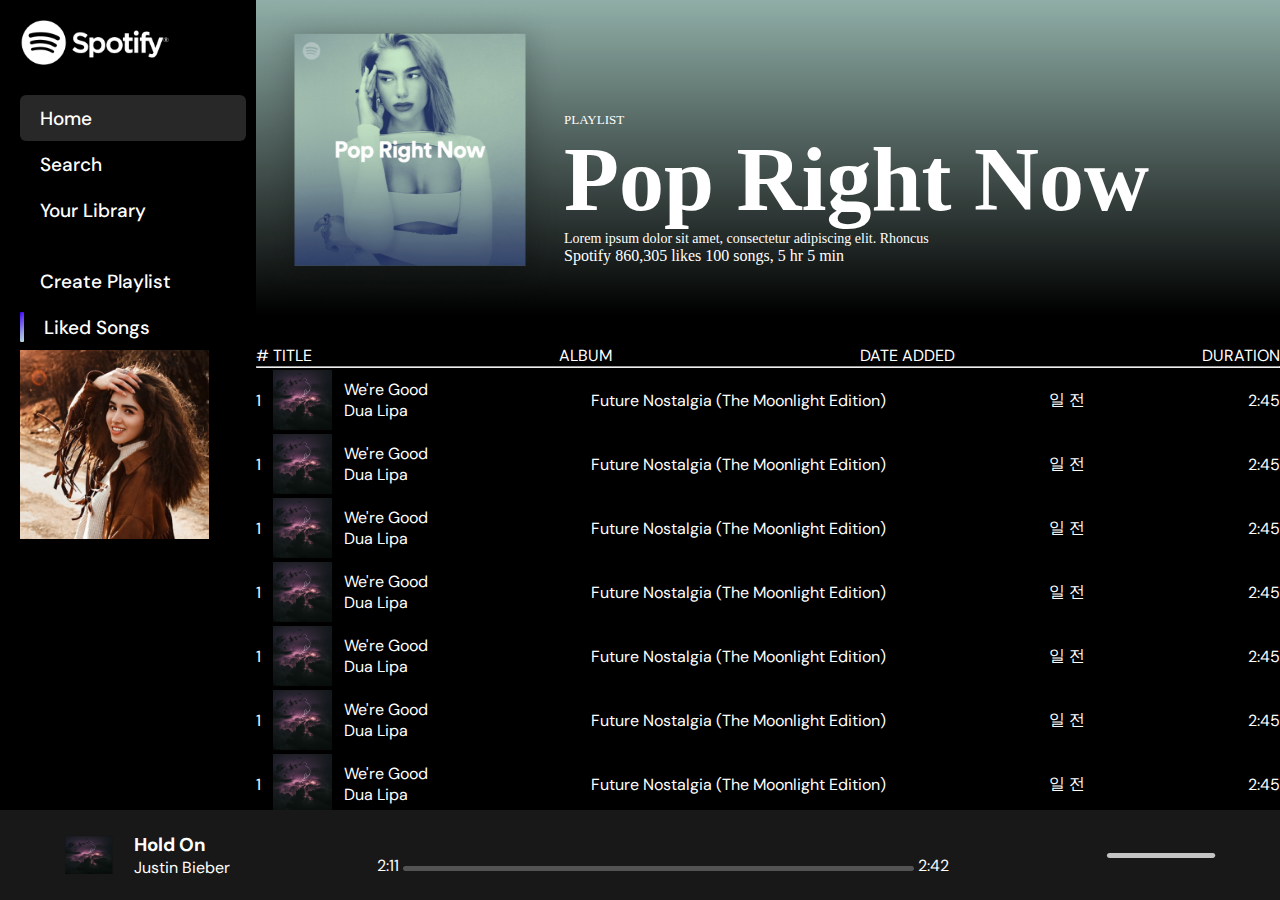
<file: playlist.html>
<!DOCTYPE html>
<html lang="en">

<head>
    <meta charset="UTF-8">
    <meta name="viewport" content="width=device-width, initial-scale=1.0">
    <link rel="stylesheet" href="https://cdnjs.cloudflare.com/ajax/libs/font-awesome/6.4.0/css/all.min.css"
        integrity="sha512-iecdLmaskl7CVkqkXNQ/ZH/XLlvWZOJyj7Yy7tcenmpD1ypASozpmT/E0iPtmFIB46ZmdtAc9eNBvH0H/ZpiBw=="
        crossorigin="anonymous" referrerpolicy="no-referrer" />
    <link rel="stylesheet" href="style.css">
    <title>Document</title>
</head>

<body>
    <div class="container">
        <div class="sidebar">
            <div class="logo">
                <a href="#">
                    <img src="./assets/Spotify logo.png" alt="Logo" />
                </a>
            </div>
            <div class="navigation">
                <ul>
                    <li class="li1">
                        <a href="#">
                            <i class="fa-solid fa-house fa"></i>
                            <span>Home</span>
                        </a>
                    </li>
                    <li>
                        <a href="#">
                            <i class="fa-solid fa-search fa"></i>
                            <span>Search</span>
                        </a>
                    </li>

                    <li>
                        <a href="#">
                            <i class="fa-solid fa-book fa"></i>
                            <span>Your Library</span>
                        </a>
                    </li>
                </ul>
            </div>
            <div class="navigation">
                <ul>
                    <li>
                        <a href="#">
                            <i class="fa-solid fa-plus fa bg1" style="color: #000000;"></i>
                            <span>Create Playlist</span>
                        </a>
                    </li>
                    <li>
                        <a href="#">
                            <i class="fa-solid fa-heart fa bg2" style="color: #ffffff;"></i>
                            <span>Liked Songs</span>
                        </a>
                    </li>
                </ul>
            </div>
            <div class="sidebar-image">
                <img src="./assets/album art.png" alt="random">
            </div>
        </div>

        <div class="main-container2">
            <div class="tophead">
                <div><img src="./assets/image1.png" alt=""></div>
                <div class="letter1">
                    <h4>PLAYLIST</h4>
                    <h1>Pop Right Now</h1>
                    <p>Lorem ipsum dolor sit amet, consectetur adipiscing elit. Rhoncus</p>
                    <span>
                        Spotify 
                        <i class="fa-duotone fa-circle"></i>
                        860,305 likes
                        <i class="fa-duotone fa-circle"></i>
                        100 songs, 5 hr 5 min
                    </span>
                </div>
            </div>
            <div class="middle">
                <div class="icons">
                    <i class="fa-solid fa-circle-play big fa-2xl" style="color: #1db954;"></i>
                    <i class="fa-regular fa-2xl fa-heart" style="color: #ffffff;"></i>
                    <i class="fa-solid fa-ellipsis fa-2xl" style="color: #ffffff;"></i>
                </div>
                <div class="names">
                    <div><p># TITLE</p></div>
                    <div><p>ALBUM</p></div>
                    <div><p>DATE ADDED</p></div>
                    <div><p>DURATION</p></div>
                </div>
                <hr>
            </div>
            <div class="base">
                <div class="base-a">
                    <div class="box">
                        <p>1</p>
                        <img src="./assets/Rectangle 9.png" alt="">
                        <div>
                            <p>We're Good</p>
                            <p>Dua Lipa</p>
                        </div>
                    </div>
                    <div>
                        <p>Future Nostalgia (The Moonlight Edition)</p>
                    </div>
                    <div>
                        <p>일 전</p>
                    </div>
                    <div>
                        <i class="fa-regular fa-heart" style="color: #ffffff;"></i>
                        <span>2:45</span>
                        <i class="fa-solid fa-ellipsis fa-xs" style="color: #ffffff;"></i>
                    </div>
                </div>
                <div class="base-a">
                    <div class="box">
                        <p>1</p>
                        <img src="./assets/Rectangle 9.png" alt="">
                        <div>
                            <p>We're Good</p>
                            <p>Dua Lipa</p>
                        </div>
                    </div>
                    <div>
                        <p>Future Nostalgia (The Moonlight Edition)</p>
                    </div>
                    <div>
                        <p>일 전</p>
                    </div>
                    <div>
                        <i class="fa-regular fa-heart" style="color: #ffffff;"></i>
                        <span>2:45</span>
                        <i class="fa-solid fa-ellipsis fa-xs" style="color: #ffffff;"></i>
                    </div>
                </div>
                <div class="base-a">
                    <div class="box">
                        <p>1</p>
                        <img src="./assets/Rectangle 9.png" alt="">
                        <div>
                            <p>We're Good</p>
                            <p>Dua Lipa</p>
                        </div>
                    </div>
                    <div>
                        <p>Future Nostalgia (The Moonlight Edition)</p>
                    </div>
                    <div>
                        <p>일 전</p>
                    </div>
                    <div>
                        <i class="fa-regular fa-heart" style="color: #ffffff;"></i>
                        <span>2:45</span>
                        <i class="fa-solid fa-ellipsis fa-xs" style="color: #ffffff;"></i>
                    </div>
                </div>
                <div class="base-a">
                    <div class="box">
                        <p>1</p>
                        <img src="./assets/Rectangle 9.png" alt="">
                        <div>
                            <p>We're Good</p>
                            <p>Dua Lipa</p>
                        </div>
                    </div>
                    <div>
                        <p>Future Nostalgia (The Moonlight Edition)</p>
                    </div>
                    <div>
                        <p>일 전</p>
                    </div>
                    <div>
                        <i class="fa-regular fa-heart" style="color: #ffffff;"></i>
                        <span>2:45</span>
                        <i class="fa-solid fa-ellipsis fa-xs" style="color: #ffffff;"></i>
                    </div>
                </div>
                <div class="base-a">
                    <div class="box">
                        <p>1</p>
                        <img src="./assets/Rectangle 9.png" alt="">
                        <div>
                            <p>We're Good</p>
                            <p>Dua Lipa</p>
                        </div>
                    </div>
                    <div>
                        <p>Future Nostalgia (The Moonlight Edition)</p>
                    </div>
                    <div>
                        <p>일 전</p>
                    </div>
                    <div>
                        <i class="fa-regular fa-heart" style="color: #ffffff;"></i>
                        <span>2:45</span>
                        <i class="fa-solid fa-ellipsis fa-xs" style="color: #ffffff;"></i>
                    </div>
                </div>
                <div class="base-a">
                    <div class="box">
                        <p>1</p>
                        <img src="./assets/Rectangle 9.png" alt="">
                        <div>
                            <p>We're Good</p>
                            <p>Dua Lipa</p>
                        </div>
                    </div>
                    <div>
                        <p>Future Nostalgia (The Moonlight Edition)</p>
                    </div>
                    <div>
                        <p>일 전</p>
                    </div>
                    <div>
                        <i class="fa-regular fa-heart" style="color: #ffffff;"></i>
                        <span>2:45</span>
                        <i class="fa-solid fa-ellipsis fa-xs" style="color: #ffffff;"></i>
                    </div>
                </div>
                <div class="base-a">
                    <div class="box">
                        <p>1</p>
                        <img src="./assets/Rectangle 9.png" alt="">
                        <div>
                            <p>We're Good</p>
                            <p>Dua Lipa</p>
                        </div>
                    </div>
                    <div>
                        <p>Future Nostalgia (The Moonlight Edition)</p>
                    </div>
                    <div>
                        <p>일 전</p>
                    </div>
                    <div>
                        <i class="fa-regular fa-heart" style="color: #ffffff;"></i>
                        <span>2:45</span>
                        <i class="fa-solid fa-ellipsis fa-xs" style="color: #ffffff;"></i>
                    </div>
                </div>
                <div class="base-a">
                    <div class="box">
                        <p>1</p>
                        <img src="./assets/Rectangle 9.png" alt="">
                        <div>
                            <p>We're Good</p>
                            <p>Dua Lipa</p>
                        </div>
                    </div>
                    <div>
                        <p>Future Nostalgia (The Moonlight Edition)</p>
                    </div>
                    <div>
                        <p>일 전</p>
                    </div>
                    <div>
                        <i class="fa-regular fa-heart" style="color: #ffffff;"></i>
                        <span>2:45</span>
                        <i class="fa-solid fa-ellipsis fa-xs" style="color: #ffffff;"></i>
                    </div>
                </div>
                <div class="base-a">
                    <div class="box">
                        <p>1</p>
                        <img src="./assets/Rectangle 9.png" alt="">
                        <div>
                            <p>We're Good</p>
                            <p>Dua Lipa</p>
                        </div>
                    </div>
                    <div>
                        <p>Future Nostalgia (The Moonlight Edition)</p>
                    </div>
                    <div>
                        <p>일 전</p>
                    </div>
                    <div>
                        <i class="fa-regular fa-heart" style="color: #ffffff;"></i>
                        <span>2:45</span>
                        <i class="fa-solid fa-ellipsis fa-xs" style="color: #ffffff;"></i>
                    </div>
                </div>
            </div>
        </div>
    </div>

    <div class="player2">
        <div class="song">
            <img src="./assets/Rectangle 9.png" alt="music">
            <div>
                <h3>Hold On</h3>
                <p>Justin Bieber</p>
            </div>
            <i class="fa-regular fa-heart fa-xl" style="color: #ffffff;"></i>
        </div>
        <div class="buttons">
            <div class="icon">
                <i class="fa-solid fa-xl fa-shuffle" style="color: #c4c4c4;"></i>
                <i class="fa-solid fa-xl fa-backward" style="color: #c4c4c4;"></i>
                <i class="fa-solid fa-2xl fa-circle-play" style="color: #ffffff;"></i>
                <i class="fa-solid fa-xl fa-forward" style="color: #c4c4c4;"></i>
                <i class="fa-solid fa-xl fa-repeat" style="color: #c4c4c4;"></i>
            </div>
            <div class="bar">
                <span>2:11</span>
                <img src="./assets/music-bar.png" alt="bar">
                <span>2:42</span>
            </div>
        </div>
        <div class="func">
            <i class="fa-solid fa-bars fa-xl" style="color: #ffffff;"></i>
            <i class="fa-solid fa-computer" style="color: #ffffff;"></i>
            <i class="fa-solid fa-volume-high fa-xl" style="color: #ffffff;"></i>
            <img src="./assets/volume-bar.png" alt="volume">
        </div>
    </div>
</body>

</html>
</file>
<file: style.css>
@import url('https://fonts.googleapis.com/css2?family=DM+Sans:opsz,wght@9..40,500&family=Poppins&display=swap');
body{
    font-family: DM Sans;
}
*{
    margin: 0;
    padding: 0;
}
.container{
    display: flex;
    height: 90vh;
}
.logo a img{
    padding-top: 20px;
}
.sidebar div{
    padding-left: 20px;
}
.sidebar {
    width: 20vw;
    height: 100%;
    background-color: #000000;
    overflow-y: auto;
}
::-webkit-scrollbar{
    display: none;
}
.logo img{
    width: 150px;
    transition: all 2s ease-in;
}
.logo img:hover{
    transform: rotate(360deg);
}
.navigation{
    margin-top: 25px;
    padding-inline: 10px;
}
.navigation ul li{
    padding-block: 10px;
}
.navigation ul .li1{
    border-radius: 6px;
    background-color: #282828;
}
.navigation ul li a{
    color: #fff;
    text-decoration: none;
    font-weight: 500;
    font-size: 19px;
}
.sidebar .navigation ul li .fa {
    font-size: 20px;
    margin-right: 20px;
}
.navigation ul li a .bg1{
    background-color: #fff;
}
.navigation ul li a .bg2{
    border-radius: 1px;
    padding: 2px;
    background: linear-gradient(135deg, #4000F4 0%, #603AED 22.48%, #7C6EE6 46.93%, #979FE1 65.71%, #A2B3DE 77.68%, #ADC8DC 88.93%, #C0ECD7 100%);
}
.navigation ul li a .bg3{
    border-radius: 5px;
    background: #4aaf9b;
    padding: 2px;
}
.navigation ul li a:hover{
    color: #009d03;
}
.sidebar .navigation ul li a:hover .fa{
    color: #221f1f;
}
.main-container {
    width: 80vw;
    height: 100%;
    overflow-y: auto;
    background: linear-gradient(180deg, #222 0%, #1F1F1F 11.64%, #171717 25.66%, #161616 32.94%, #151515 35.98%, #131313 44.89%, #121212 55.22%, #121212 75.34%, #121212 85.45%, rgba(18, 18, 18, 0.00) 100%);
}
.topbar {
    display: flex;
    flex-wrap: wrap;
    justify-content: space-between;
    padding: 14px 30px;
}
.topbar .prev-next-buttons button{
    color: #fbfbfb;
    width: 40px;
    height: 40px;
    border-radius: 100%;
    font-size: 18px;
    border: 0px;
    background-color: #090909;
    margin-right: 10px;
}
.topbar .navbar{
    display: flex;
    align-items: center;
    width: 147px;
    height: 41px;
    border-radius: 33px;
    background-color: #0A0A0A;
    color: #fff;
    cursor: pointer;
}
.topbar .navbar img{
    margin-right: 20px;
}
.topbar .navbar span{
    margin-right: 10px;
}
.good h1{
    color: #fff;
    padding-left: 40px;
    width: 280px;
    height: 56px;
}
.card{
    display: flex;
    flex-wrap: wrap;
    justify-content: space-between;
    align-items: center;
    gap: 10px;
    margin-inline: 40px;
}
.card-a{
    width: 300px;
    height: 100px;
    border-radius: 4px;
    background-color: #303030;
    gap: 20px;
    display: flex;
    flex-wrap: wrap;
    align-items: center;
    color: #fff;
    transition: all 1s ease;
}
.card-a:hover{
    transform: scale(1.1);
    box-shadow: 0px 0px 10px #edca77;
}
.card-a img{
    border-radius: 4px 0px 0px 4px;
    background: linear-gradient(180deg, rgba(255, 0, 0, 0.31) 0%, rgba(166, 0, 0, 0.00) 100%), url(<path-to-image>), lightgray 50% / cover no-repeat;
}
.main-container .letter{
    color: #fff;
    margin-inline: 40px;
    margin-top: 10px;
    display: flex;
    justify-content: space-between;
    flex-wrap: wrap;
    align-items: center;
}
.main{
    width: 90%;
    margin-left: 40px;
    margin-top: 20px;
    display: flex;
    flex-wrap: wrap;
    justify-content: space-evenly;
    align-items: center;
    gap: 10px;
}
.card-b{
    width: 235px;
    height: 306px;
    color: #fff;
    background-color: #181818;
    transition: all 1s ease;
}
.card-b:hover{
    transform: scale(1.05);
    box-shadow: 0px 0px 10px #edca77;;
}
.card-b img{
    margin: 10px;
}
.card-b h2 , .card-b p{
    margin-left: 10px;
}
.player{
    height: 8vh;
    width: 100%;
    background-color: #181818;
    display: flex;
    flex-wrap: wrap;
    justify-content: space-around;
    align-items: center;
}
.song{
    display: flex;
    flex-wrap: wrap;
    justify-content: space-between;
    align-items: center;
    gap: 20px;
    color: #fff;
}
.song img{
    width: 50px;
    height: 40px;
}
.buttons{
    display: flex;
    flex-wrap: wrap;
    flex-direction: column;
    justify-content: center;
    align-items: center;
}
.icon i{
    margin-left: 10px;
}
.bar{
    color: #fff;
}
.func{
    display: flex;
    flex-wrap: wrap;
    justify-content: space-evenly;
    align-items: center;
    gap: 10px;
    transition: all 2s ease-in;
}
.func i:hover{
    transform: scale(1.3);
}
.func img{
    width: 110px;
    height: 5px;
}
.func img:hover{
    transform: scale(1.1);
}
.device{
    height: 2vh;
    width: 100%;
    background-color: #1ED760;
    display: flex;
    flex-wrap: wrap;
    justify-content: end;
    align-items: center;
}
.device p{
    margin-right: 180px;
    font-size: 12px;
    font-weight: 500;
}
/* 2nd page css */

.sidebar-image img{
    width: 80%;
}
.main-container2{
    width: 80vw;
    height: 100%;
    overflow-y: auto;
    display: flex;
    flex-direction: column;
    align-items: center;
    background-color: #000;
    color: #fff;
}
.tophead{
    width: 100%;
    display: flex;
    flex-wrap: wrap;
    align-items: end;
    background: linear-gradient(180deg, #90AEA7 0%, #000 100%);
}
.letter1{
    display: flex;
    flex-direction: column;
    flex-wrap: wrap;
    color: #FFF;
    font-family: Circular Std;
    padding-bottom: 50px;
}
.letter1 h4{
    font-size: 13px;
    font-weight: 500;
}
.letter1 h1{
    font-size: 90px;
    font-weight: 900;
}
.letter1 p{
    font-size: 14px;
    font-weight: 400;
}
.middle{
    padding-top: 10px;
    width: 100%;
    display: flex;
    flex-wrap: wrap;
    flex-direction: column;
}
.middle .icons{
    padding-bottom: 20px;
}
.middle .names{
    display: flex;
    flex-wrap: wrap;
    justify-content: space-between;
    align-items: center;
}
.base{
    width: 100%;

}

.base-a{
    display: flex;
    flex-wrap: wrap;
    justify-content: space-between;
    align-items: center;
}

.box{
    display: flex;
    flex-wrap: wrap;
    gap: 10px;
    justify-content: space-between;
    align-items: center;
}
.player2{
    height: 10vh;
    width: 100%;
    background-color: #181818;
    display: flex;
    flex-wrap: wrap;
    justify-content: space-around;
    align-items: center;
}
</file>
